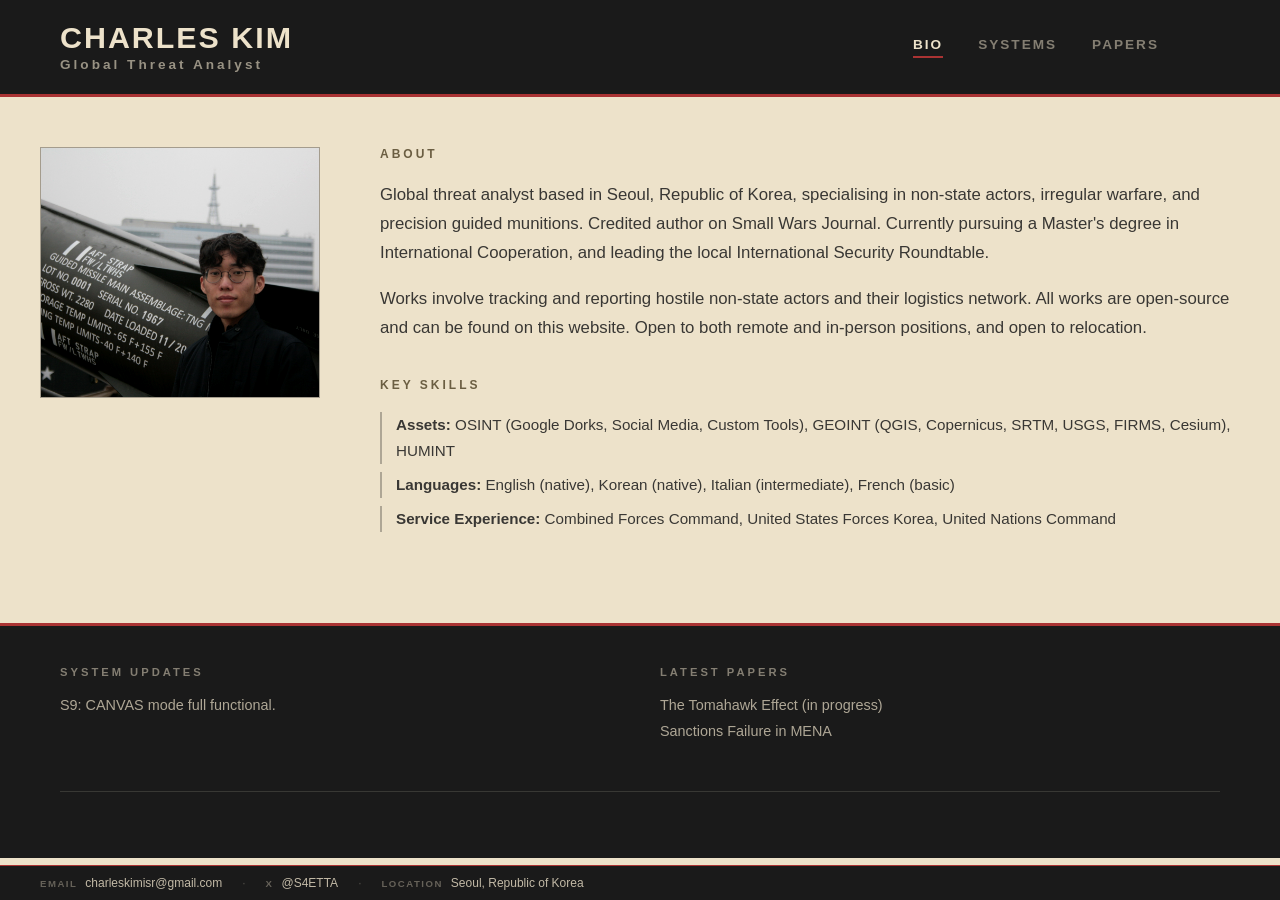
<file: index.html>
<!DOCTYPE html>
<html lang="en">

<head>
    <meta charset="UTF-8">
    <meta name="viewport" content="width=device-width, initial-scale=1.0">
    <title>Charles Kim | Global Threat Analyst</title>
    <link rel="stylesheet" href="style.css?v=2.12">
</head>

<body>
    <div id="saetta-nav"></div>
    <script src="nav.js?v=2.12"></script>

    <main class="container">
        <div class="bio-layout" style="margin-top: 10px;">
            <div class="photo-frame">
                <img src="assets/me2.jpg" alt="ID_PHOTO"
                    style="width:100%; filter: grayscale(0%) contrast(110%); display: block;">
            </div>

            <div class="bio-content">
                <h2>About</h2>
                <p>Global threat analyst based in Seoul, Republic of Korea, specialising in non-state actors, irregular
                    warfare, and precision guided munitions. Credited author on Small Wars Journal. Currently pursuing a
                    Master's degree in International Cooperation, and leading the local International Security
                    Roundtable.</p>

                <p>Works involve tracking and reporting hostile non-state actors and their logistics network. All works
                    are open-source and can be found on this website. Open to both remote and in-person positions, and
                    open to relocation.</p>

                <br>
                <h2>Key Skills</h2>
                <ul class="skills-list">
                    <li><strong>Assets:</strong> OSINT (Google Dorks, Social Media, Custom Tools), GEOINT (QGIS,
                        Copernicus, SRTM, USGS, FIRMS, Cesium), HUMINT</li>
                    <li><strong>Languages:</strong> English (native), Korean (native), Italian (intermediate), French
                        (basic)</li>
                    <li><strong>Service Experience:</strong> Combined Forces Command, United States Forces Korea,
                        United Nations Command</li>
                </ul>
            </div>
        </div>

    </main>

    <div class="bio-footer-panel">
        <div class="footer-grid">
            <div>
                <h3>System Updates</h3>
                <ul>
                    <li>S9: CANVAS mode full functional.</li>
                </ul>
            </div>
            <div>
                <h3>Latest Papers</h3>
                <ul>
                    <li>The Tomahawk Effect (in progress)</li>
                    <li>Sanctions Failure in MENA</li>
                </ul>
            </div>
        </div>
    </div>

    <script src="db.js?v=2.12"></script>
    <script src="loader.js?v=2.12"></script>
</body>

</html>
</file>
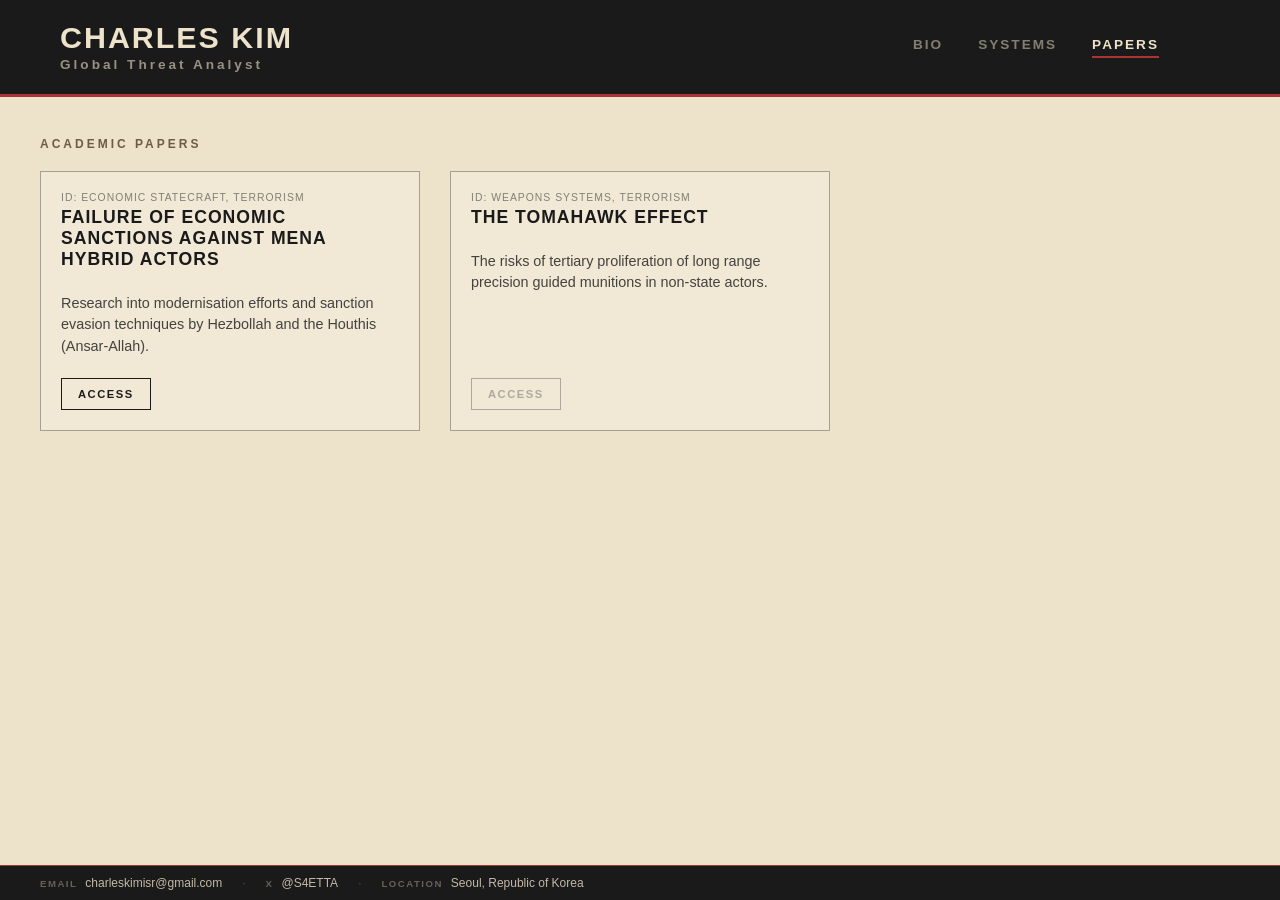
<file: papers.html>
<!DOCTYPE html>
<html lang="en">

<head>
    <meta charset="UTF-8">
    <meta name="viewport" content="width=device-width, initial-scale=1.0">
    <title>SAETTA | PAPERS</title>
    <link rel="stylesheet" href="style.css?v=2.11">
</head>

<body>
    <div id="saetta-nav"></div>
    <script src="nav.js?v=2.11"></script>

    <main class="container">
        <h2>ACADEMIC PAPERS</h2>
        <div id="paper-grid" class="grid-3"></div>


    </main>

    <script src="db.js?v=2.11"></script>
    <script src="loader.js?v=2.11"></script>
</body>

</html>
</file>
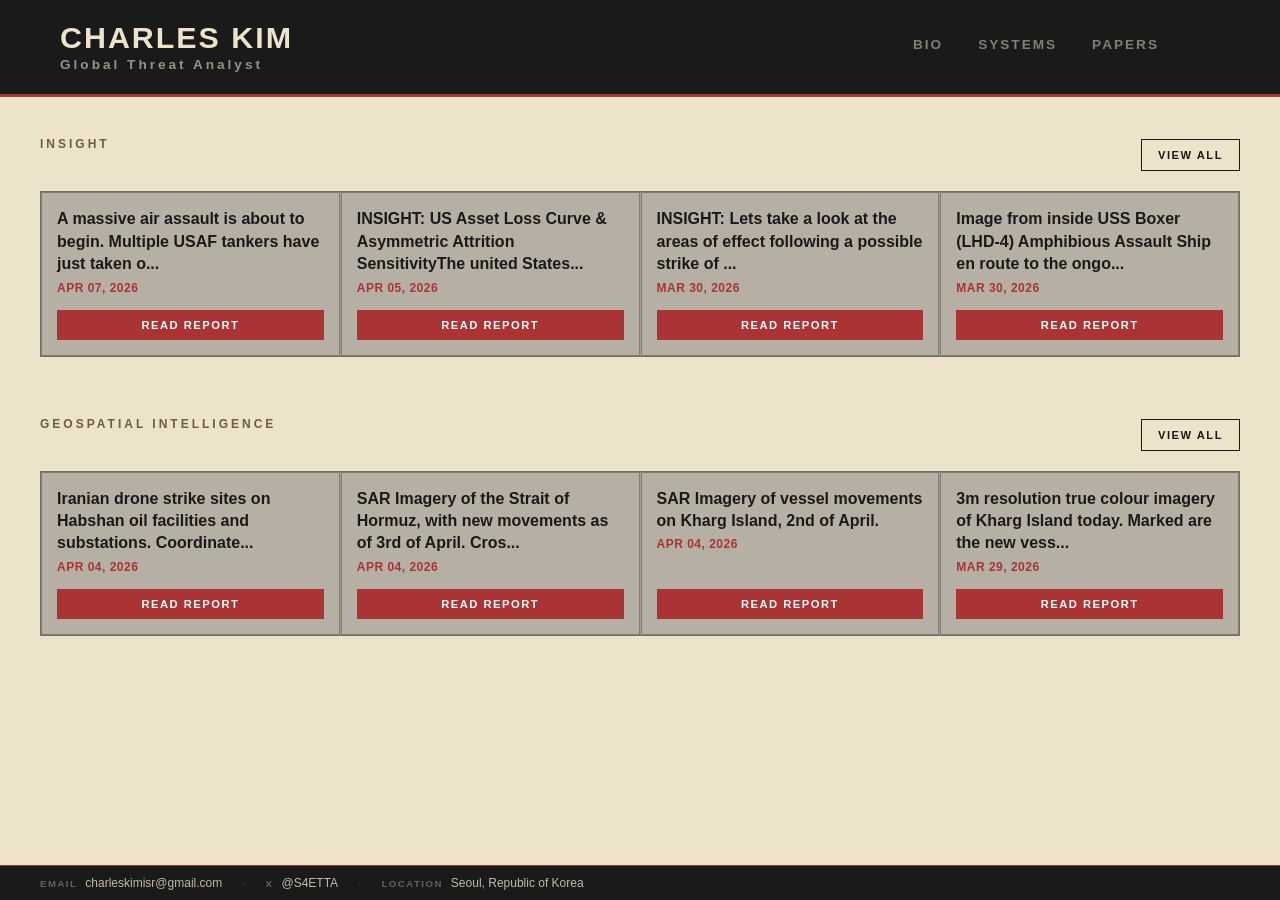
<file: reports.html>
<!DOCTYPE html>
<html lang="en">

<head>
    <meta charset="UTF-8">
    <meta name="viewport" content="width=device-width, initial-scale=1.0">
    <title>SAETTA | REPORTS</title>
    <link rel="stylesheet" href="style.css?v=2.11">
</head>

<body>

    <div id="saetta-nav"></div>
    <script src="nav.js?v=2.11"></script>

    <main class="container">
        <section class="reports-section" style="margin-bottom: 60px;">
            <div style="display: flex; justify-content: space-between; align-items: center; margin-bottom: 20px;">
                <h2>INSIGHT</h2>
                <a href="tweets.html" class="btn">VIEW ALL</a>
            </div>
            <div id="insight-grid" class="grid-4" data-limit="4"></div>
        </section>

        <section class="reports-section">
            <div style="display: flex; justify-content: space-between; align-items: center; margin-bottom: 20px;">
                <h2>GEOSPATIAL INTELLIGENCE</h2>
                <a href="tweets.html" class="btn">VIEW ALL</a>
            </div>
            <div id="geoint-grid" class="grid-4" data-limit="4"></div>
        </section>
    </main>

    <script src="db.js?v=2.11"></script>
    <script src="loader.js?v=2.11"></script>

</body>

</html>
</file>
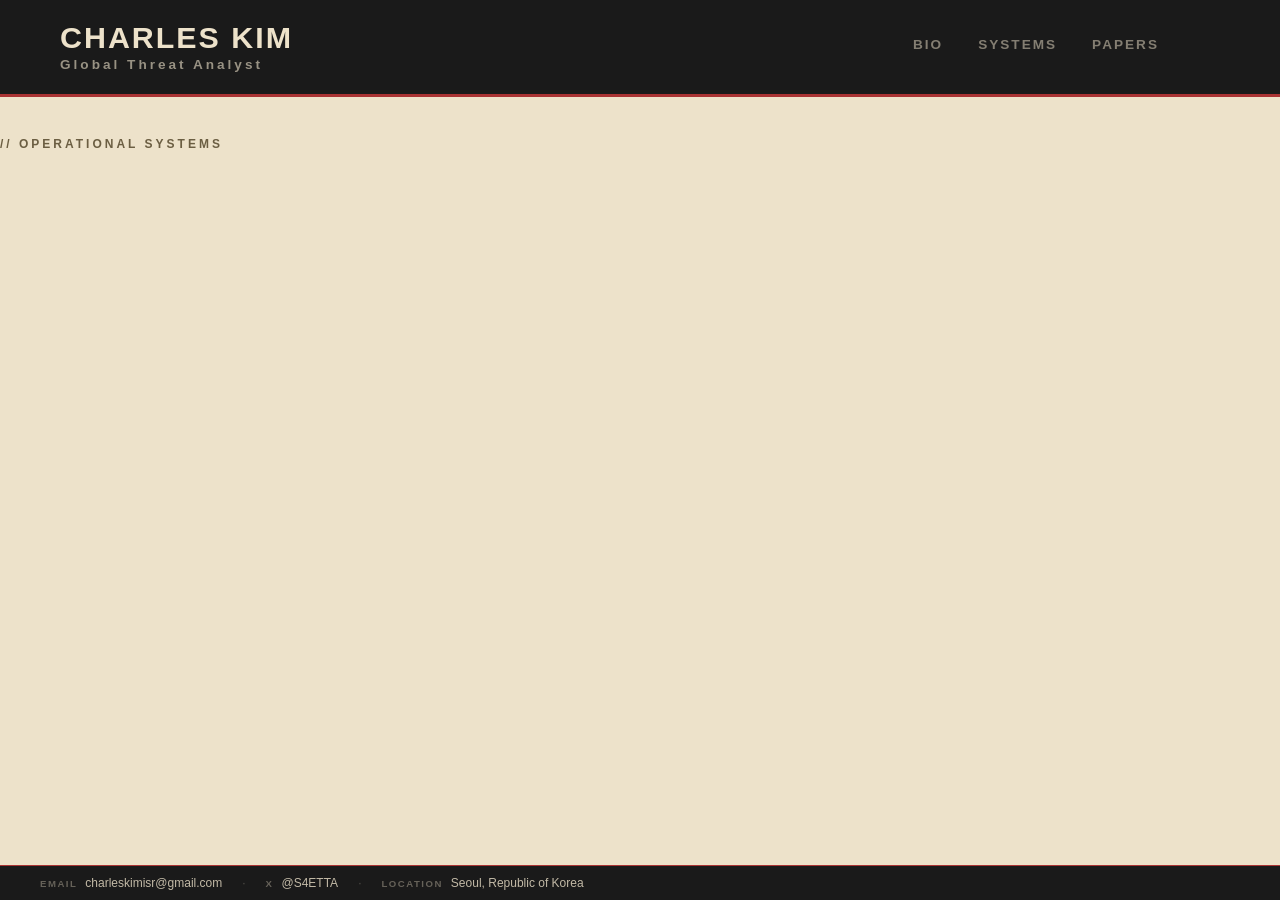
<file: systems.html>
<!DOCTYPE html>
<html lang="en">
<head>
    <meta charset="UTF-8">
    <title>SAETTA | SYSTEMS</title>
    <link rel="stylesheet" href="style.css">
</head>
<body>

    <div id="saetta-nav"></div>
    <script src="nav.js"></script>

    <h2>// OPERATIONAL SYSTEMS</h2>

<div id="system-grid" class="grid-3"></div>

<script src="db.js"></script>
<script src="loader.js"></script>

</body>
</html>
</file>
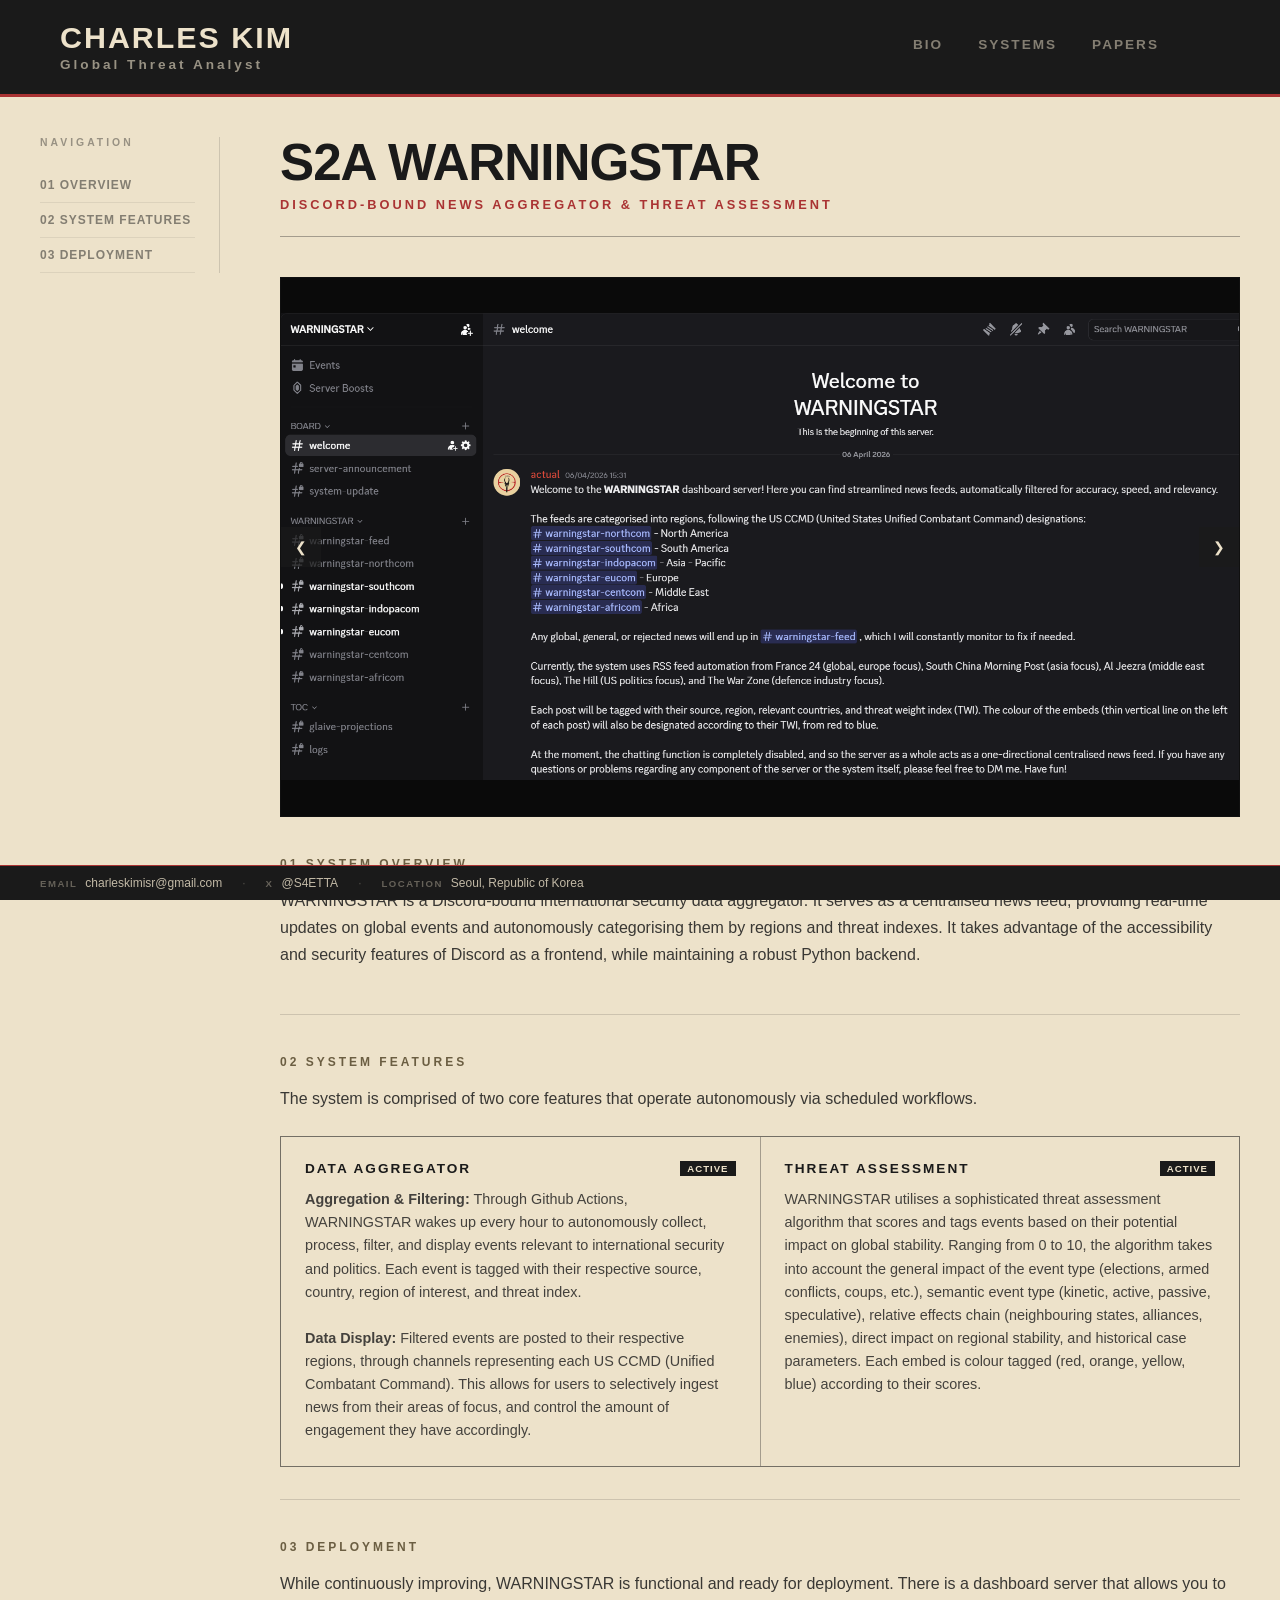
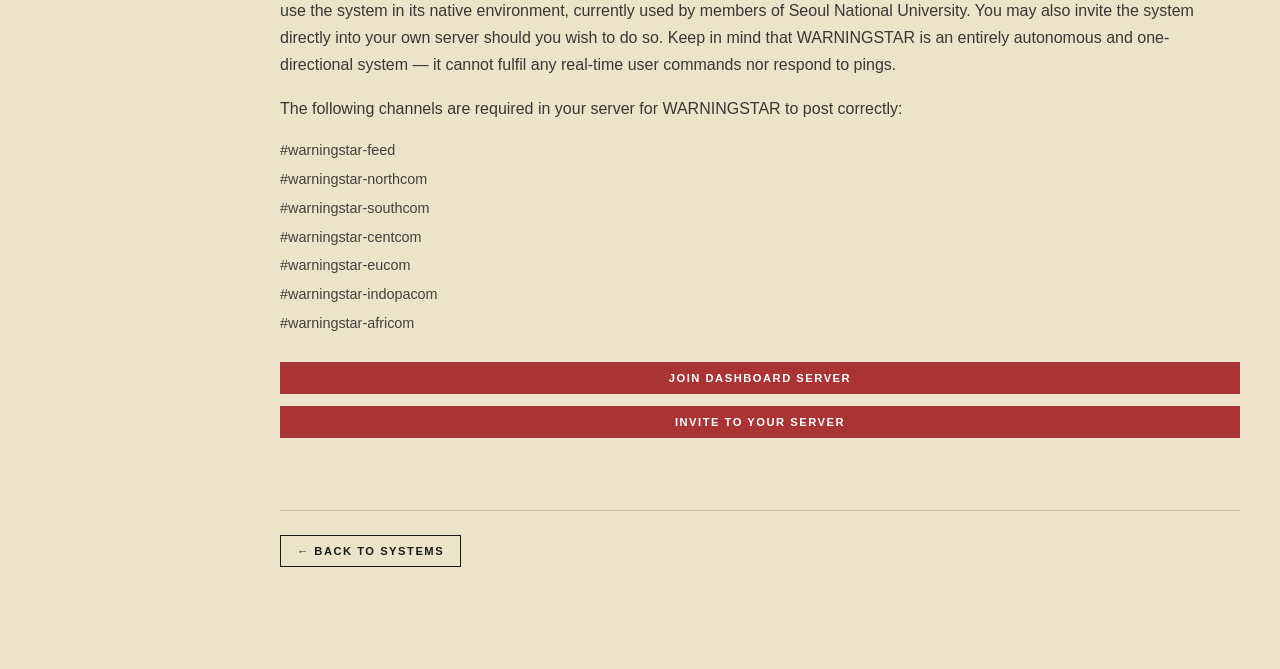
<file: tool-warningstar.html>
<!DOCTYPE html>
<html lang="en">

<head>
    <meta charset="UTF-8">
    <meta name="viewport" content="width=device-width, initial-scale=1.0">
    <title>Charles Kim | S2A Warningstar</title>
    <link rel="stylesheet" href="style.css?v=2.12">
</head>

<body>

    <div id="saetta-nav"></div>

    <main class="container dossier-layout">
        <aside class="chapter-rail">
            <div class="rail-header">Navigation</div>
            <nav class="rail-nav">
                <a href="#overview">01 Overview</a>
                <a href="#features">02 System Features</a>
                <a href="#deployment">03 Deployment</a>
            </nav>
        </aside>

        <div class="dossier-body">
            <header class="page-header">
                <h1>S2A Warningstar</h1>
                <p>Discord-Bound News Aggregator & Threat Assessment</p>
            </header>

            <div class="carousel-container">
                <div class="carousel-slide" style="display:block;">
                    <img src="assets/warningstar_intro.png" alt="WarningStar Intro">
                </div>
                <div class="carousel-slide">
                    <img src="assets/warningstar_news.png" alt="WarningStar News Feed">
                </div>
                <div class="carousel-slide">
                    <img src="assets/warningstar_channels.png" alt="WarningStar Channels">
                </div>
                <button class="carousel-btn prev-btn" onclick="changeSlide(-1)">&#10094;</button>
                <button class="carousel-btn next-btn" onclick="changeSlide(1)">&#10095;</button>
            </div>

            <article class="content-stream">
                <section id="overview" class="text-block">
                    <h3>01 System Overview</h3>
                    <p>WARNINGSTAR is a Discord-bound international security data aggregator. It serves as a centralised
                        news feed, providing real-time updates on global events and autonomously categorising them by
                        regions and threat indexes. It takes advantage of the accessibility and security features of
                        Discord as a frontend, while maintaining a robust Python backend.</p>
                </section>

                <section id="features" class="text-block">
                    <h3>02 System Features</h3>
                    <p>The system is comprised of two core features that operate autonomously via scheduled workflows.</p>
                    <div class="module-grid">
                        <div class="module-card">
                            <div class="module-title">
                                Data Aggregator <span class="module-status">Active</span>
                            </div>
                            <div class="module-desc">
                                <strong>Aggregation & Filtering:</strong> Through Github Actions, WARNINGSTAR wakes up
                                every hour to autonomously collect, process, filter, and display events relevant to
                                international security and politics. Each event is tagged with their respective source,
                                country, region of interest, and threat index.<br><br>
                                <strong>Data Display:</strong> Filtered events are posted to their respective regions,
                                through channels representing each US CCMD (Unified Combatant Command). This allows for
                                users to selectively ingest news from their areas of focus, and control the amount of
                                engagement they have accordingly.
                            </div>
                        </div>

                        <div class="module-card">
                            <div class="module-title">
                                Threat Assessment <span class="module-status">Active</span>
                            </div>
                            <div class="module-desc">
                                WARNINGSTAR utilises a sophisticated threat assessment algorithm that scores and tags
                                events based on their potential impact on global stability. Ranging from 0 to 10, the
                                algorithm takes into account the general impact of the event type (elections, armed
                                conflicts, coups, etc.), semantic event type (kinetic, active, passive, speculative),
                                relative effects chain (neighbouring states, alliances, enemies), direct impact on
                                regional stability, and historical case parameters. Each embed is colour tagged (red,
                                orange, yellow, blue) according to their scores.
                            </div>
                        </div>
                    </div>
                </section>

                <section id="deployment" class="text-block">
                    <h3>03 Deployment</h3>
                    <p>While continuously improving, WARNINGSTAR is functional and ready for deployment. There is a
                        dashboard server that allows you to use the system in its native environment, currently used by
                        members of Seoul National University. You may also invite the system directly into your own
                        server should you wish to do so. Keep in mind that WARNINGSTAR is an entirely autonomous and
                        one-directional system — it cannot fulfil any real-time user commands nor respond to pings.</p>
                    <p>The following channels are required in your server for WARNINGSTAR to post correctly:</p>
                    <ul style="list-style: none; padding: 0; line-height: 2; font-size: 0.9rem; opacity: 0.8; margin-bottom: 24px;">
                        <li>#warningstar-feed</li>
                        <li>#warningstar-northcom</li>
                        <li>#warningstar-southcom</li>
                        <li>#warningstar-centcom</li>
                        <li>#warningstar-eucom</li>
                        <li>#warningstar-indopacom</li>
                        <li>#warningstar-africom</li>
                    </ul>
                    <a href="https://discord.gg/TMKw8QdS" class="btn btn-primary">Join Dashboard Server</a>
                    <div style="height: 12px;"></div>
                    <a href="https://discord.com/oauth2/authorize?client_id=1420757957477535944&permissions=183296&integration_type=0&scope=bot"
                        class="btn btn-primary">Invite to Your Server</a>
                </section>
            </article>

            <footer class="tool-footer">
                <div class="footer-btns">
                    <a href="tools.html" class="btn">&larr; Back to Systems</a>
                </div>
            </footer>
        </div>
    </main>

    <script>
        let slideIndex = 1;
        function changeSlide(n) { showSlides(slideIndex += n); }
        function showSlides(n) {
            let slides = document.getElementsByClassName("carousel-slide");
            if (n > slides.length) { slideIndex = 1; }
            if (n < 1) { slideIndex = slides.length; }
            for (let i = 0; i < slides.length; i++) { slides[i].style.display = "none"; }
            slides[slideIndex - 1].style.display = "block";
        }
    </script>
    <script src="nav.js?v=2.12"></script>
</body>

</html>
</file>
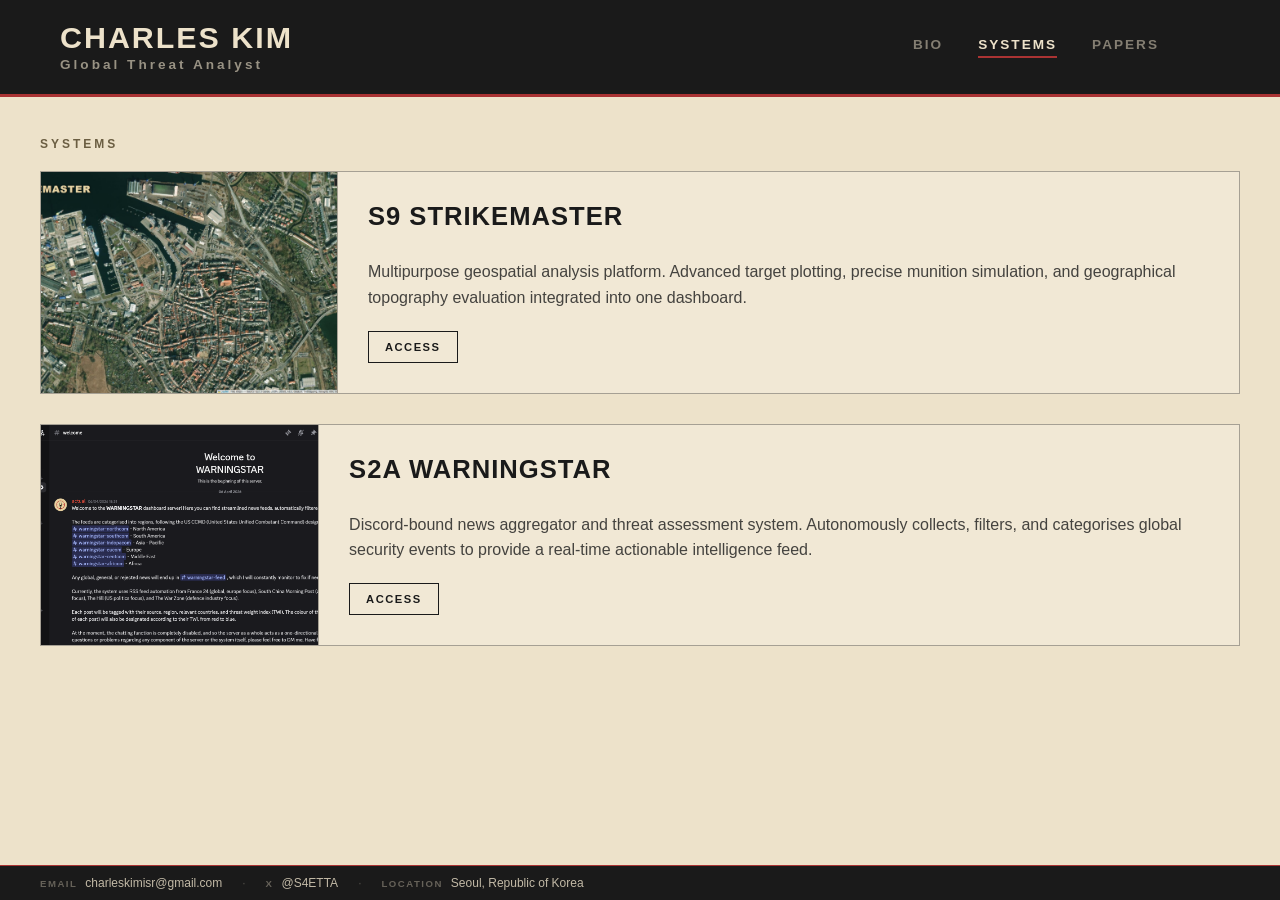
<file: tools.html>
<!DOCTYPE html>
<html lang="en">

<head>
    <meta charset="UTF-8">
    <meta name="viewport" content="width=device-width, initial-scale=1.0">
    <title>Charles Kim | Systems</title>
    <link rel="stylesheet" href="style.css?v=2.12">
</head>

<body>
    <div id="saetta-nav"></div>
    <script src="nav.js?v=2.12"></script>

    <main class="container">
        <h2>Systems</h2>
        <div id="tool-grid" class="grid-3"></div>
    </main>

    <script src="db.js?v=2.12"></script>
    <script src="loader.js?v=2.12"></script>
</body>

</html>
</file>
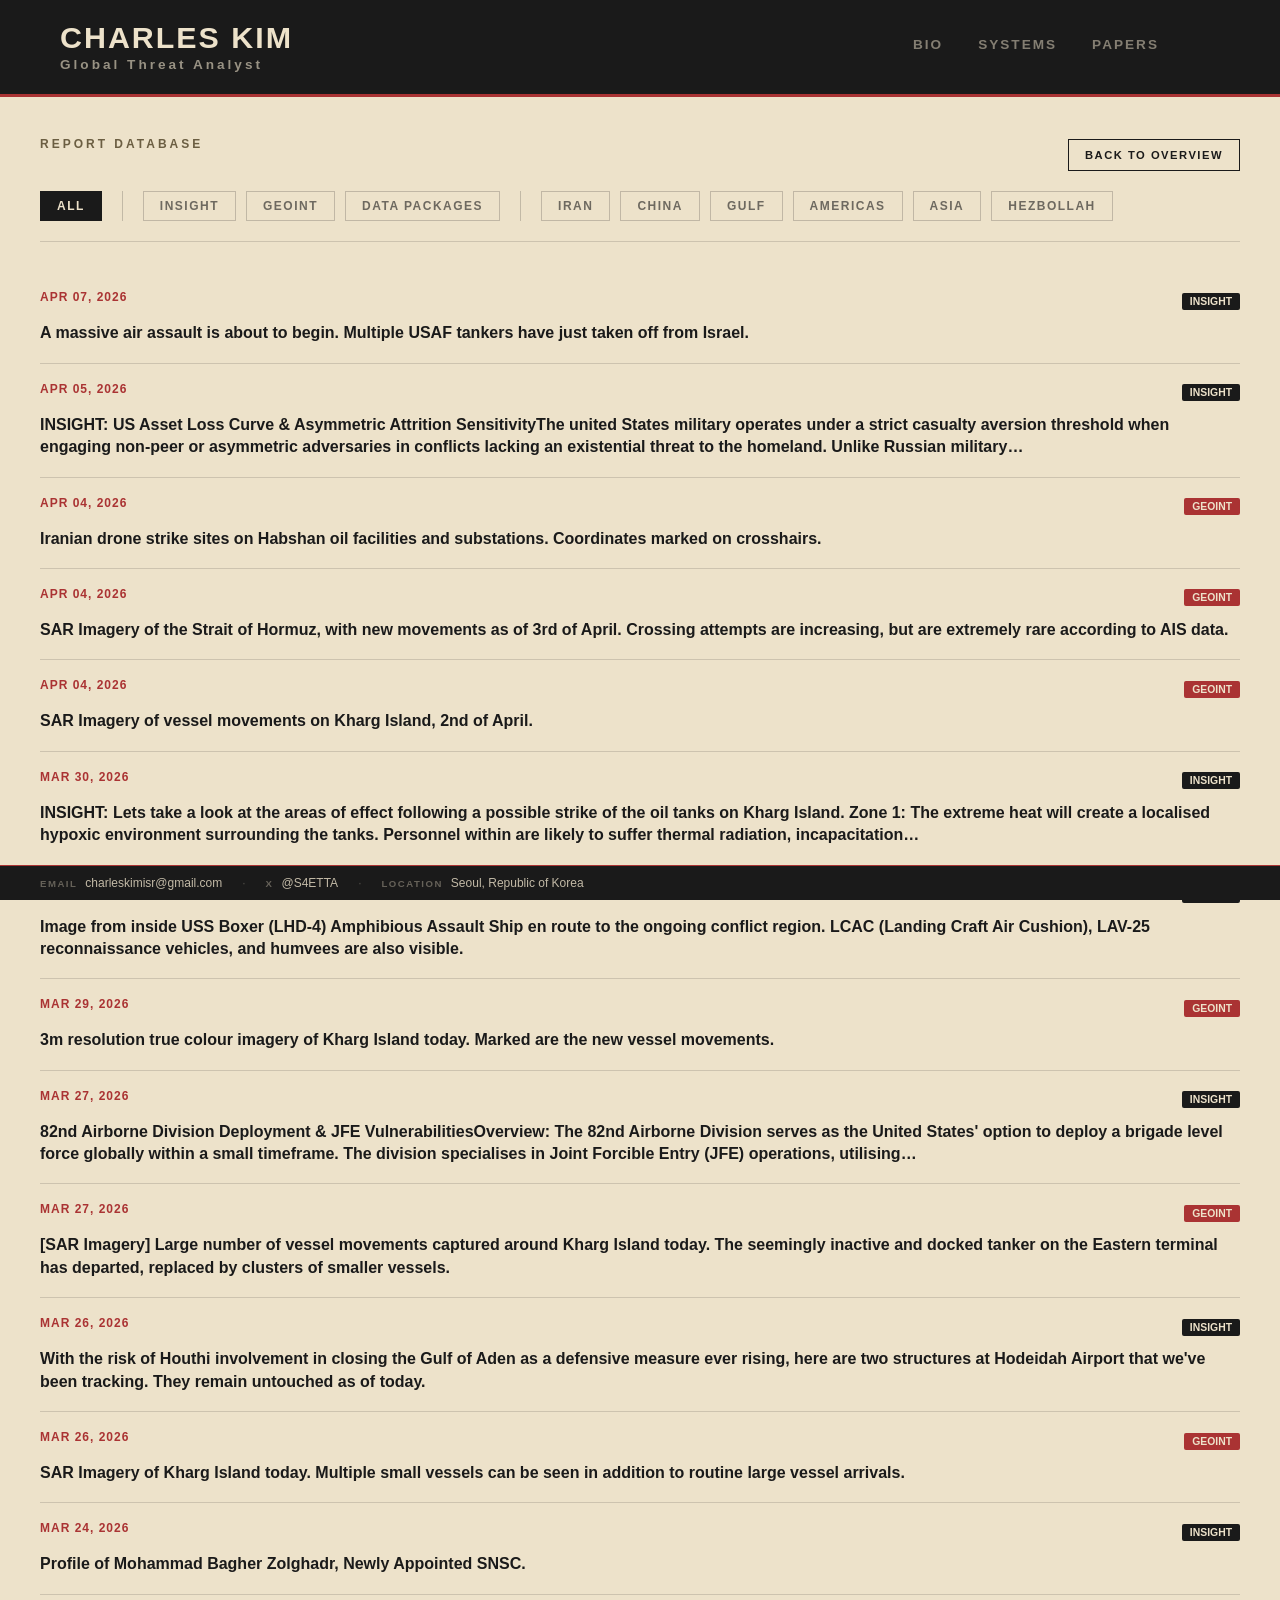
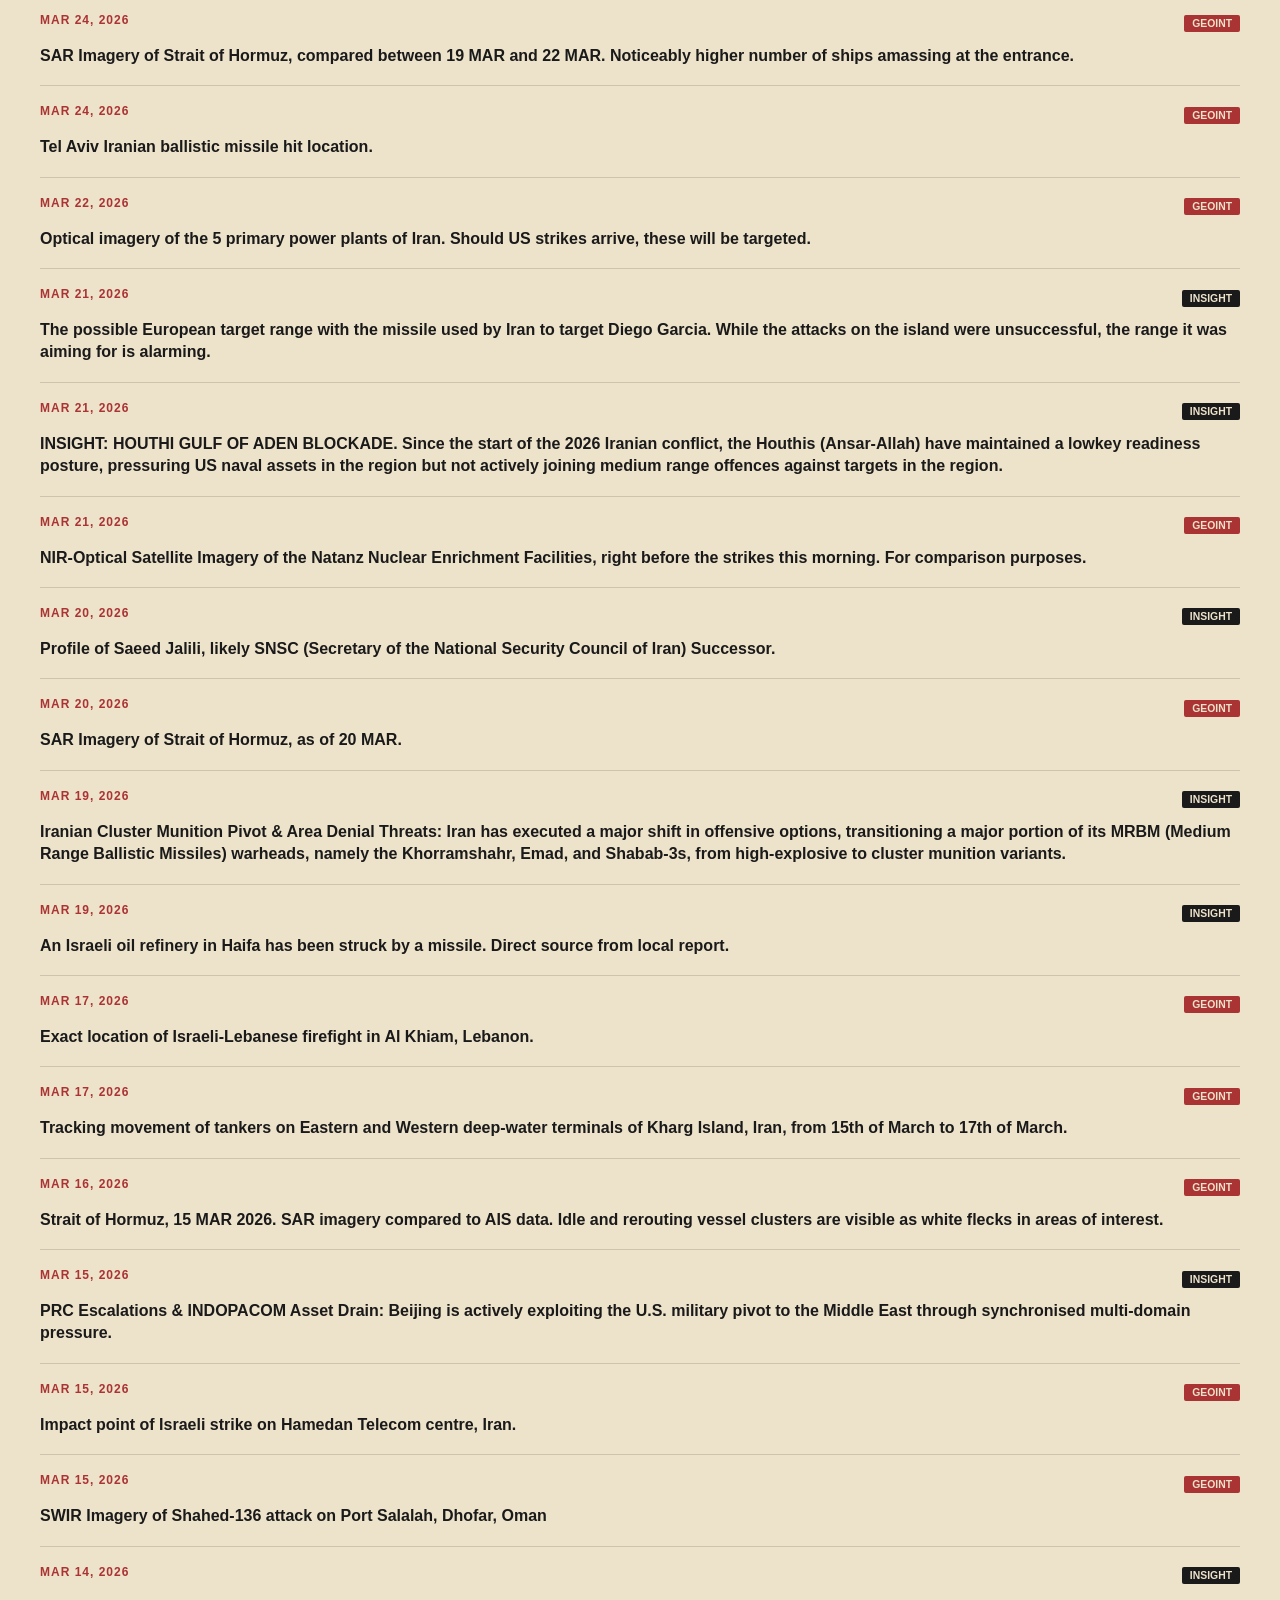
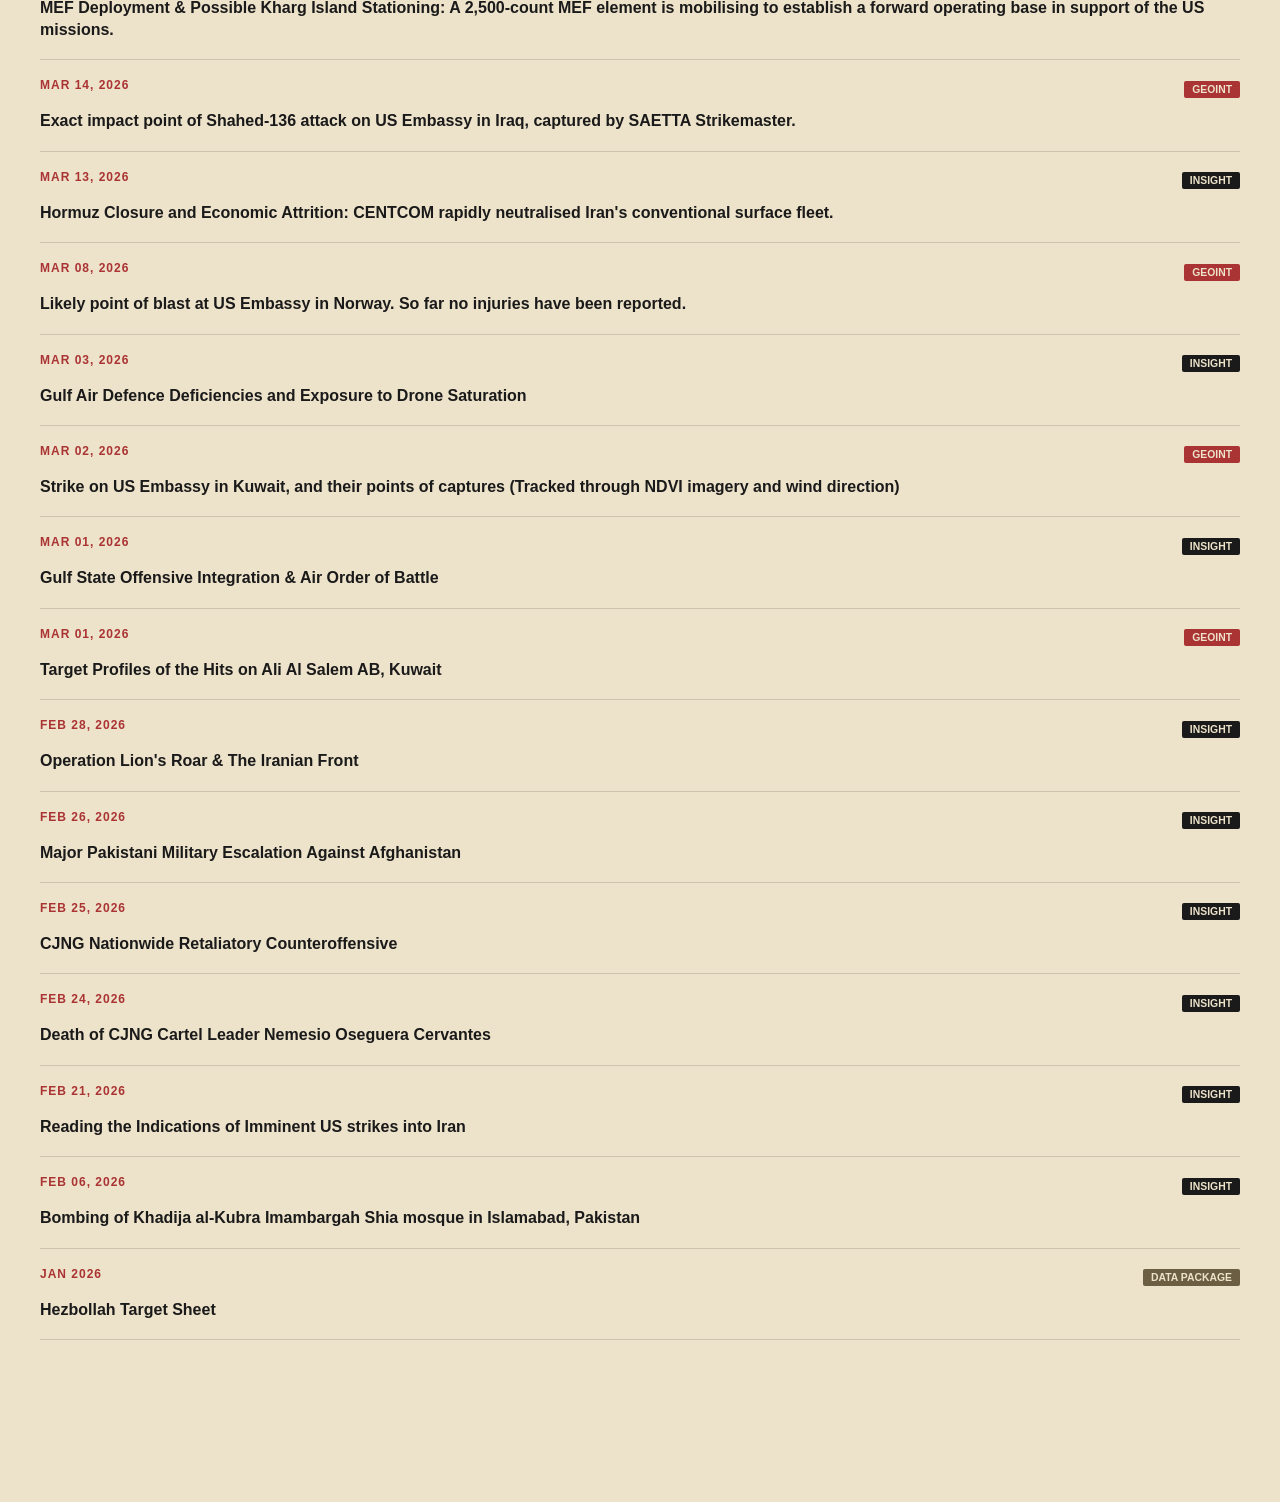
<file: tweets.html>
<!DOCTYPE html>
<html lang="en">

<head>
    <meta charset="UTF-8">
    <meta name="viewport" content="width=device-width, initial-scale=1.0">
    <title>SAETTA | WRITTEN REPORTS</title>
    <link rel="stylesheet" href="style.css?v=2.11">
</head>

<body>

    <div id="saetta-nav"></div>
    <script src="nav.js?v=2.11"></script>

    <main class="container">
        <section class="reports-section" style="margin-bottom: 60px;">
            <div style="display: flex; justify-content: space-between; align-items: center; margin-bottom: 20px;">
                <h2>REPORT DATABASE</h2>
                <a href="reports.html" class="btn">BACK TO OVERVIEW</a>
            </div>
            
            <div class="filter-group" id="report-filters">
                <button class="filter-btn active" data-filter="all">ALL</button>
                <div style="width: 1px; background: rgba(26,26,26,0.2); margin: 0 10px;"></div>
                <button class="filter-btn" data-filter="insight">INSIGHT</button>
                <button class="filter-btn" data-filter="geoint">GEOINT</button>
                <button class="filter-btn" data-filter="data">DATA PACKAGES</button>
                <div style="width: 1px; background: rgba(26,26,26,0.2); margin: 0 10px;"></div>
                <button class="filter-btn" data-filter="Iran">IRAN</button>
                <button class="filter-btn" data-filter="China">CHINA</button>
                <button class="filter-btn" data-filter="Gulf">GULF</button>
                <button class="filter-btn" data-filter="Americas">AMERICAS</button>
                <button class="filter-btn" data-filter="Asia">ASIA</button>
                <button class="filter-btn" data-filter="Terrorism">HEZBOLLAH</button>
            </div>

            <div id="tweets-list-container"></div>
        </section>
    </main>

    <script src="db.js?v=2.11"></script>
    <script src="loader.js?v=2.11"></script>

</body>

</html>
</file>
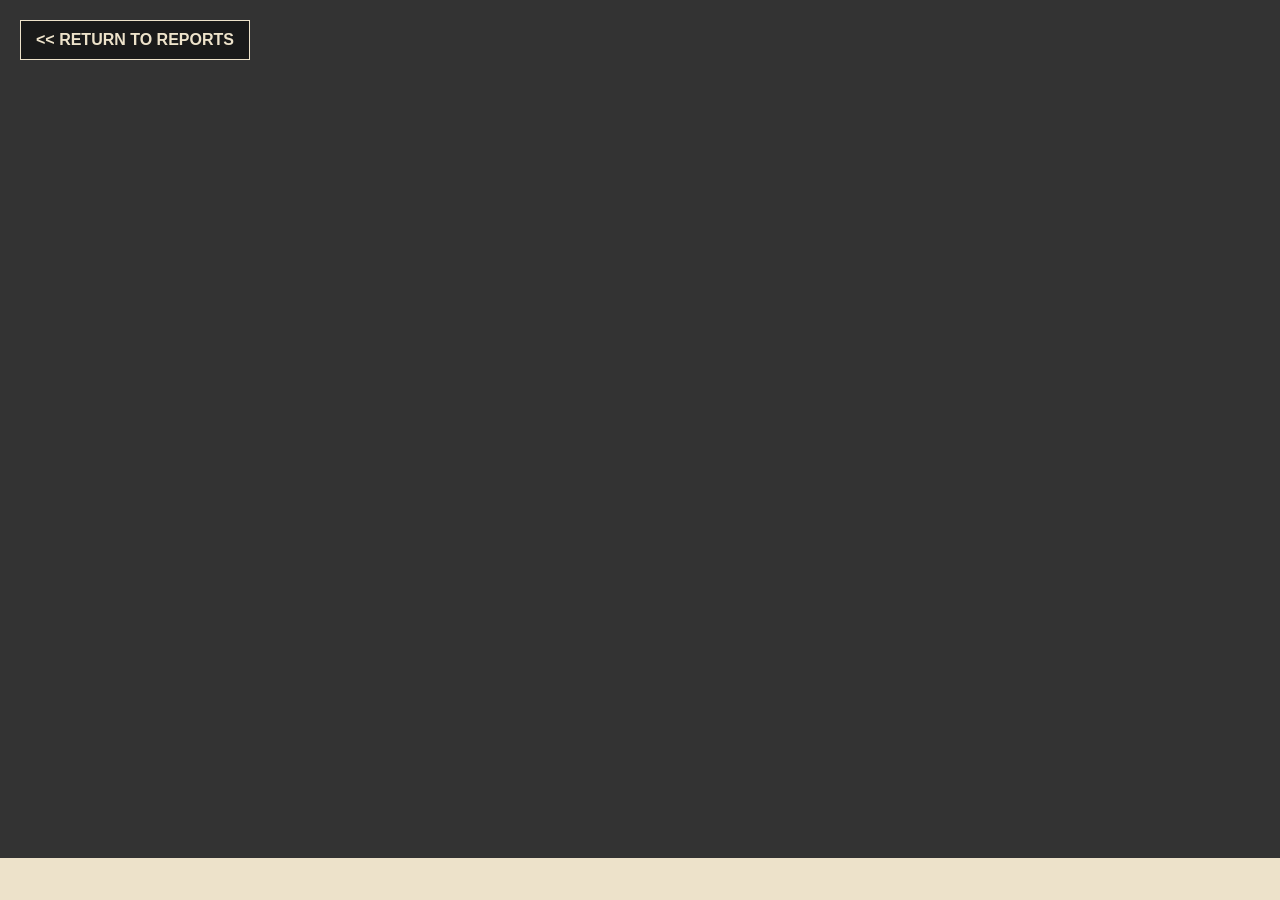
<file: viewer.html>
<!DOCTYPE html>
<html lang="en">

<head>
    <meta charset="UTF-8">
    <meta name="viewport" content="width=device-width, initial-scale=1.0">
    <title>SAETTA | DOCUMENT VIEWER</title>
    <link rel="stylesheet" href="style.css?v=2.11">
    <style>
        body {
            margin: 0;
            display: flex;
            flex-direction: column;
            height: 100vh;
            overflow: hidden;
        }

        #viewer-container {
            flex-grow: 1;
            border: none;
            background: #333;
            display: flex;
            align-items: center;
            justify-content: center;
            position: relative;
        }

        #pdf-frame {
            width: 100%;
            height: 100%;
            border: none;
        }

        .back-btn {
            position: absolute;
            top: 20px;
            left: 20px;
            z-index: 100;
            background: var(--ink-color);
            color: var(--bg-color);
            padding: 10px 15px;
            font-weight: bold;
            text-decoration: none;
            border: 1px solid var(--bg-color);
        }

        .error-msg {
            color: #fff;
            text-align: center;
            font-family: monospace;
        }

        iframe {
            width: 100%;
            height: 100%;
            border: none;
        }
    </style>
</head>

<body>
    <a href="reports.html" class="back-btn">
        << RETURN TO REPORTS</a>
            <div id="saetta-nav" style="display:none;"></div> <!-- Hidden nav for consistent style import -->

            <main id="viewer-container">
                <!-- Content injected via JS -->
            </main>

            <script src="db.js?v=2.11"></script>
            <script>
                document.addEventListener('DOMContentLoaded', () => {
                    const params = new URLSearchParams(window.location.search);
                    const docId = params.get('id'); This is actually the Title passed from loader.js

                    if (!docId) {
                        showError("No document specified.");
                        return;
                    }

                    correct look up logic
                    db.dataReports might need checking, also check papers if needed?
                    loader.js only links reports to this viewer for now.

                    const report = db.dataReports.find(r => r.title === docId);

                    if (!report) {
                        showError(`Document not found: ${docId}`);
                        return;
                    }

                    document.title = `VIEWER | ${report.title.toUpperCase()}`;

                    const fileUrl = report.pdf || report.link;
                    const container = document.getElementById('viewer-container');

                    if (fileUrl.toLowerCase().endsWith('.pdf')) {
                        Native PDF Embed
                        container.innerHTML = `<embed id="pdf-frame" src="${fileUrl}" type="application/pdf">`;
                    } else if (fileUrl.toLowerCase().endsWith('.docx') || fileUrl.toLowerCase().endsWith('.doc')) {
                        Google Docs Viewer for Office files
                        const encodedUrl = encodeURIComponent(window.location.origin + window.location.pathname.replace('viewer.html', '') + fileUrl);
                        Note: Google Docs Viewer requires PUBLIC URL. If localhost, this fails.
                        Fallback to strict "download" logic if fails? 
                        We will try Google Docs viewer but show a download button backup.
                        Actually, for local dev, Google viewer won't work.
                        Let's just provide a sophisticated "File Access" card for non-PDFs if viewer fails.

                        Since we can't guarantee public IP, we'll suggest download.
                        BUT user asked for "pdf reader logic" for it. 
                        I'll show a message explaining it's a DOCX.

                        container.innerHTML = `
                    <div class="error-msg">
                        <h2>${report.title}</h2>
                        <p>This document is in .DOCX format and cannot be displayed in the browser PDF reader.</p>
                        <a href="${fileUrl}" class="btn" style="background:var(--bg-color); color:var(--ink-color);">[ DOWNLOAD DOCUMENT ]</a>
                    </div>
                 `;
                    } else {
                        showError("Unsupported file format.");
                    }
                });

                function showError(msg) {
                    document.getElementById('viewer-container').innerHTML = `<div class="error-msg">${msg}</div>`;
                }
            </script>
</body>

</html>
</file>
<file: style.css>
/* --- SAETTA MASTER STYLESHEET V12.0 --- */
:root {
    --bg-color: #EDE2CA;
    --ink-color: #1A1A1A;
    --accent-red: #AA3333;
    --secondary-color: #6B5E42;
    --border-light: rgba(26, 26, 26, 0.15);
    --border-mid: rgba(26, 26, 26, 0.35);
}

/* --- CORE ENGINE --- */
* {
    box-sizing: border-box;
}

body {
    background-color: var(--bg-color);
    color: var(--ink-color);
    font-family: 'Gill Sans MT', 'Gill Sans', 'GillSans', 'Century Gothic', Calibri, sans-serif;
    margin: 0;
    padding: 0;
    min-height: 100vh;
    display: flex;
    flex-direction: column;
    overflow-y: scroll;
}

a {
    color: var(--ink-color);
    text-decoration: none;
    transition: 0.2s;
}

img {
    max-width: 100%;
    height: auto;
    display: block;
}

/* --- LAYOUT CONTAINERS --- */
.container {
    width: 100%;
    max-width: 1400px;
    margin: 0 auto;
    padding: 0 40px 60px 40px;
    position: relative;
}

/* --- NAVIGATION BAR --- */
.top-bar {
    background-color: var(--ink-color);
    color: var(--bg-color);
    width: 100%;
    padding: 22px 60px;
    display: flex;
    justify-content: space-between;
    align-items: center;
    margin-bottom: 40px;
    border-bottom: 3px solid var(--accent-red);
}

.logo-img {
    width: 80px !important;
    height: auto;
    margin-right: 20px;
}

.social-icon {
    height: 18px !important;
    width: 18px !important;
    object-fit: contain;
    opacity: 0.8;
    transition: 0.2s;
    filter: sepia(18%) hue-rotate(350deg) saturate(300%) brightness(90%);
}

.identity-block {
    display: flex;
    align-items: center;
}

.identity h1 {
    margin: 0;
    font-size: 1.9rem;
    text-transform: uppercase;
    font-weight: 700;
    letter-spacing: 2px;
    line-height: 1;
    color: var(--bg-color);
}

.identity .saetta-title {
    font-size: 0.85rem;
    margin-top: 5px;
    font-weight: 600;
    letter-spacing: 3px;
    opacity: 0.6;
    color: var(--bg-color);
}

.nav-group {
    display: flex;
    align-items: center;
    gap: 40px;
}

.socials {
    display: flex;
    gap: 15px;
    border-left: 1px solid rgba(255, 255, 255, 0.2);
    padding-left: 20px;
}

nav {
    display: flex;
    gap: 35px;
}

nav a {
    font-weight: 600;
    font-size: 0.85rem;
    text-transform: uppercase;
    letter-spacing: 2px;
    color: var(--bg-color);
    opacity: 0.5;
    padding-bottom: 4px;
    border-bottom: 2px solid transparent;
    transition: all 0.2s;
}

nav a:hover,
nav a.active {
    opacity: 1;
    color: var(--bg-color);
    border-bottom: 2px solid var(--accent-red);
}

/* --- TYPOGRAPHY --- */
h2 {
    font-size: 0.75rem;
    letter-spacing: 3px;
    text-transform: uppercase;
    font-weight: 700;
    margin: 0 0 20px 0;
    color: var(--secondary-color);
    display: block;
}

h3 {
    font-size: 1rem;
    font-weight: 700;
    letter-spacing: 1px;
    text-transform: uppercase;
}

/* --- PAGE HEADER --- */
.page-header {
    margin-bottom: 40px;
    padding-bottom: 24px;
    border-bottom: 1px solid var(--border-mid);
}

.page-header h1 {
    font-size: 3.2rem;
    margin: 0 0 8px 0;
    line-height: 1;
    text-transform: uppercase;
    letter-spacing: -1px;
    font-weight: 700;
}

.page-header p {
    font-size: 0.8rem;
    font-weight: 600;
    color: var(--accent-red);
    margin: 0;
    letter-spacing: 3px;
    text-transform: uppercase;
}

/* --- BIO LAYOUT --- */
.bio-layout {
    display: grid;
    grid-template-columns: 280px 1fr;
    gap: 60px;
    align-items: start;
}

.photo-frame {
    border: 1px solid var(--border-mid);
    overflow: hidden;
}

.bio-content p {
    font-size: 1.05rem;
    line-height: 1.7;
    margin-bottom: 18px;
    opacity: 0.85;
}

.bio-content ul {
    line-height: 1.9;
}

/* --- SKILLS LIST --- */
.skills-list {
    list-style: none;
    padding-left: 0;
    margin-top: 10px;
}

.skills-list li {
    line-height: 1.7;
    opacity: 0.85;
    font-weight: normal;
    margin-bottom: 8px;
    font-size: 0.95rem;
    padding-left: 14px;
    border-left: 2px solid var(--border-mid);
}

/* --- DOSSIER LAYOUT (Systems) --- */
.dossier-layout {
    display: grid;
    grid-template-columns: 180px 1fr;
    gap: 60px;
}

/* --- CHAPTER RAIL --- */
.chapter-rail {
    position: sticky;
    top: 20px;
    align-self: start;
    border-right: 1px solid var(--border-light);
    padding-right: 24px;
}

.rail-header {
    font-weight: 700;
    margin-bottom: 20px;
    opacity: 0.4;
    font-size: 0.65rem;
    letter-spacing: 3px;
    text-transform: uppercase;
}

.rail-nav {
    display: flex;
    flex-direction: column !important;
    gap: 0 !important;
}

.rail-nav a {
    color: var(--ink-color) !important;
    opacity: 0.5;
    border-bottom: 1px solid var(--border-light);
    padding: 10px 0;
    display: block;
    font-size: 0.75rem;
    letter-spacing: 1px;
    text-transform: uppercase;
    font-weight: 600;
}

.rail-nav a:hover {
    color: var(--accent-red) !important;
    opacity: 1;
}

/* --- REPORTS LAYOUT --- */
.reports-layout {
    display: grid;
    grid-template-columns: 1fr;
    gap: 40px;
    align-items: start;
}

/* --- COMPONENTS --- */
.grid-4 {
    display: grid;
    grid-template-columns: repeat(4, 1fr);
    gap: 1px;
    border: 1px solid var(--border-mid);
    background: var(--border-mid);
}

.grid-3 {
    display: grid;
    grid-template-columns: repeat(3, 1fr);
    gap: 30px;
}

.grid-2 {
    display: grid;
    grid-template-columns: repeat(2, 1fr);
    gap: 30px;
}

.system-card,
.report-card,
.tweet-card {
    border: 1px solid var(--border-mid);
    background: rgba(255, 255, 255, 0.2);
    display: flex;
    flex-direction: column;
    height: 100%;
    transition: background 0.2s;
}

.system-card:hover,
.report-card:hover {
    background: rgba(255, 255, 255, 0.45);
}

.large-system-card {
    grid-column: span 3;
    flex-direction: row;
}

.large-system-card .card-img-container {
    width: 420px;
    height: auto;
    border-bottom: none;
    border-right: 1px solid var(--border-mid);
}

.large-system-card .sys-content {
    padding: 30px;
    justify-content: center;
}

.large-system-card .sys-title {
    font-size: 1.6rem;
    margin-bottom: 12px;
}

.large-system-card .sys-desc {
    font-size: 1rem;
    line-height: 1.6;
}

.tweet-card {
    padding: 20px;
    justify-content: space-between;
    transition: all 0.2s ease;
}

.tweet-content { flex-grow: 1; }

.tweet-title {
    font-size: 1rem;
    font-weight: 700;
    line-height: 1.4;
    margin-bottom: 20px;
    color: var(--ink-color);
}

.tweet-date {
    font-size: 0.75rem;
    color: var(--accent-red);
    font-weight: bold;
    letter-spacing: 0.5px;
}

.tweet-embed-wrapper {
    width: 100%;
    display: flex;
    justify-content: center;
}

.tweet-list {
    list-style: none;
    padding: 0;
    margin: 0;
    width: 100%;
}

.tweet-list-item {
    display: block;
    padding: 18px 0;
    border-bottom: 1px solid var(--border-light);
    text-decoration: none;
    transition: 0.2s;
}

.tweet-list-item:hover { opacity: 0.7; }

.tweet-list-date {
    font-size: 0.75rem;
    color: var(--accent-red);
    font-weight: bold;
    margin-bottom: 8px;
    letter-spacing: 1px;
}

.tweet-list-text {
    font-size: 1rem;
    color: var(--ink-color);
    line-height: 1.4;
    font-weight: 600;
}

.sys-content {
    padding: 20px;
    display: flex;
    flex-direction: column;
    flex-grow: 1;
}

.sys-title {
    font-size: 1.1rem;
    font-weight: 700;
    text-transform: uppercase;
    letter-spacing: 1px;
    margin: 0 0 8px 0;
}

.card-img-container {
    width: 100%;
    height: 160px;
    overflow: hidden;
    border-bottom: 1px solid var(--border-mid);
}

.card-img-container img {
    width: 100%;
    height: 100%;
    object-fit: cover;
}

.card-img-fallback {
    width: 100%;
    height: 160px;
    background: var(--ink-color);
    display: flex;
    align-items: center;
    justify-content: center;
    border-bottom: 1px solid var(--border-mid);
}

.card-img-fallback h1 {
    color: var(--bg-color);
    font-size: 2.5rem;
    margin: 0;
}

.sys-id-tag {
    font-size: 0.65rem;
    opacity: 0.5;
    letter-spacing: 1px;
    margin-bottom: 4px;
    text-transform: uppercase;
}

.sys-date-tag {
    font-size: 0.7rem;
    color: var(--accent-red);
    font-weight: 700;
    margin-bottom: 10px;
    letter-spacing: 1px;
}

.sys-desc {
    font-size: 0.9rem;
    line-height: 1.5;
    margin-bottom: 20px;
    flex-grow: 1;
    opacity: 0.8;
}

/* --- BUTTONS --- */
.btn {
    display: inline-block;
    font-weight: 700;
    border: 1px solid var(--ink-color);
    padding: 9px 16px;
    font-size: 0.7rem;
    text-transform: uppercase;
    letter-spacing: 1.5px;
    background: transparent;
    cursor: pointer;
    color: var(--ink-color);
    width: fit-content;
    margin-top: auto;
    font-family: inherit;
    transition: all 0.2s;
}

.btn:hover {
    background: var(--ink-color);
    color: var(--bg-color);
}

.btn.disabled {
    opacity: 0.3;
    pointer-events: none;
}

.btn-primary {
    background: var(--accent-red);
    color: white;
    border-color: var(--accent-red);
    width: 100%;
    text-align: center;
}

.btn-primary:hover {
    background: var(--ink-color);
    border-color: var(--ink-color);
    color: var(--bg-color);
}

/* --- MODULE FEATURES --- */
.module-grid {
    display: grid;
    grid-template-columns: repeat(2, 1fr);
    gap: 1px;
    background: var(--border-mid);
    border: 1px solid var(--border-mid);
    margin-top: 24px;
}

.module-card {
    background: var(--bg-color);
    padding: 24px;
    transition: background 0.2s;
}

.module-card:hover {
    background: rgba(255, 255, 255, 0.5);
}

.module-title {
    font-size: 0.85rem;
    font-weight: 700;
    text-transform: uppercase;
    letter-spacing: 2px;
    margin-bottom: 12px;
    display: flex;
    justify-content: space-between;
    align-items: center;
}

.module-status {
    font-size: 0.6rem;
    padding: 2px 7px;
    background: var(--ink-color);
    color: var(--bg-color);
    letter-spacing: 1px;
}

.module-status.planned {
    background: transparent;
    border: 1px solid var(--border-mid);
    color: var(--secondary-color);
}

.module-desc {
    font-size: 0.9rem;
    line-height: 1.6;
    opacity: 0.8;
}

/* --- FILTER BUTTONS --- */
.filter-group {
    display: flex;
    flex-wrap: wrap;
    gap: 10px;
    margin-bottom: 30px;
    padding-bottom: 20px;
    border-bottom: 1px solid var(--border-light);
}

.filter-btn {
    background: transparent;
    color: var(--ink-color);
    border: 1px solid var(--border-mid);
    padding: 7px 16px;
    font-weight: 700;
    font-size: 0.75rem;
    text-transform: uppercase;
    letter-spacing: 1.5px;
    cursor: pointer;
    transition: all 0.2s;
    opacity: 0.6;
    font-family: inherit;
}

.filter-btn:hover { opacity: 0.9; }

.filter-btn.active {
    opacity: 1;
    background: var(--ink-color);
    color: var(--bg-color);
    border-color: var(--ink-color);
}

/* --- CAROUSEL --- */
.carousel-container {
    position: relative;
    margin: 0 0 40px 0;
    border: 1px solid var(--border-mid);
    overflow: hidden;
    aspect-ratio: 16/9;
    background: #0a0a0a;
}

.carousel-slide {
    display: none;
    width: 100%;
    height: 100%;
}

.carousel-slide img,
.carousel-slide video {
    width: 100%;
    height: 100%;
    object-fit: contain;
}

.carousel-btn {
    position: absolute;
    top: 50%;
    transform: translateY(-50%);
    background: rgba(26, 26, 26, 0.7);
    color: var(--bg-color);
    border: none;
    padding: 12px 14px;
    cursor: pointer;
    z-index: 10;
    font-size: 0.9rem;
    transition: background 0.2s;
}

.carousel-btn:hover { background: var(--ink-color); }

.prev-btn { left: 0; }
.next-btn { right: 0; }

/* --- CONTENT STREAM --- */
.text-block {
    margin-bottom: 40px;
    padding-bottom: 32px;
    border-bottom: 1px solid var(--border-light);
}

.text-block:last-child { border-bottom: none; }

.text-block h3 {
    margin-top: 0;
    font-size: 0.75rem;
    font-weight: 700;
    letter-spacing: 3px;
    text-transform: uppercase;
    margin-bottom: 16px;
    color: var(--secondary-color);
}

.text-block p {
    font-size: 1rem;
    line-height: 1.7;
    opacity: 0.85;
    margin-bottom: 14px;
}

/* --- TOOL FOOTER --- */
.tool-footer {
    margin-top: 20px;
    padding-top: 24px;
    border-top: 1px solid var(--border-light);
}

.footer-btns {
    display: flex;
    gap: 12px;
}

/* --- MATH BLOCKS --- */
.math-block {
    font-size: 1.2rem;
    margin: 20px 0;
    color: var(--ink-color);
}

.math-vars-list {
    line-height: 1.6;
    margin-top: 20px;
}

.math-vars-list li { margin-bottom: 10px; }

/* --- OSINT TOOLS CLUSTER --- */
.osint-cluster-container {
    display: flex;
    flex-wrap: wrap;
    gap: 40px;
    margin-bottom: 60px;
    border-top: 1px solid var(--border-light);
    padding-top: 30px;
}

.osint-category {
    flex: 1;
    min-width: 250px;
}

.osint-cat-header {
    font-size: 0.7rem;
    font-weight: 700;
    letter-spacing: 2px;
    text-transform: uppercase;
    border-bottom: 1px solid var(--border-mid);
    padding-bottom: 8px;
    margin-bottom: 16px;
    opacity: 0.7;
}

.osint-tool-grid {
    display: flex;
    flex-wrap: wrap;
    gap: 10px;
}

.osint-tool-btn {
    width: 56px;
    height: 56px;
    border: 1px solid var(--border-mid);
    background: transparent;
    display: flex;
    align-items: center;
    justify-content: center;
    position: relative;
    cursor: pointer;
    text-decoration: none;
    transition: all 0.2s ease;
}

.osint-icon {
    font-size: 1.4rem;
    color: var(--ink-color);
    transition: transform 0.2s ease;
}

.osint-tool-btn:hover { background: var(--ink-color); }

.osint-tool-btn:hover .osint-icon {
    transform: scale(1.1);
    filter: invert(1);
}

.osint-tool-btn::after {
    content: attr(data-tooltip);
    position: absolute;
    bottom: -30px;
    left: 50%;
    transform: translateX(-50%);
    background: var(--ink-color);
    color: var(--bg-color);
    padding: 4px 10px;
    font-size: 0.65rem;
    font-weight: bold;
    letter-spacing: 1px;
    white-space: nowrap;
    opacity: 0;
    visibility: hidden;
    transition: all 0.2s ease;
    z-index: 10;
    pointer-events: none;
}

.osint-tool-btn:hover::after {
    opacity: 1;
    visibility: visible;
    bottom: -26px;
}

/* --- BIO FOOTER --- */
.bio-footer-panel {
    width: 100%;
    background: var(--ink-color);
    color: var(--bg-color);
    border-top: 3px solid var(--accent-red);
    padding: 40px 60px 30px 60px;
    margin-top: auto;
}

.bio-footer-panel a {
    color: var(--bg-color);
    text-decoration: underline;
}

.bio-footer-panel a:hover { color: var(--accent-red); }

.footer-grid {
    display: grid;
    grid-template-columns: repeat(2, 1fr);
    gap: 40px;
    margin-bottom: 36px;
    max-width: 1400px;
    margin-left: auto;
    margin-right: auto;
    padding-bottom: 32px;
    border-bottom: 1px solid rgba(229, 226, 202, 0.15);
}

.footer-grid h3 {
    color: var(--bg-color);
    margin-top: 0;
    margin-bottom: 14px;
    font-size: 0.7rem;
    text-transform: uppercase;
    letter-spacing: 3px;
    font-weight: 700;
    opacity: 0.5;
}

.footer-grid ul {
    list-style: none;
    padding: 0;
    font-size: 0.9rem;
    line-height: 1.8;
    opacity: 0.7;
}

/* --- FIXED CONTACT BAR --- */
.contact-bar {
    position: fixed;
    bottom: 0;
    left: 0;
    right: 0;
    background: var(--ink-color);
    border-top: 1px solid var(--accent-red);
    padding: 10px 40px;
    display: flex;
    align-items: center;
    gap: 20px;
    z-index: 1000;
    font-size: 0.75rem;
}

.contact-bar-label {
    text-transform: uppercase;
    letter-spacing: 1.5px;
    font-size: 0.6rem;
    font-weight: 700;
    opacity: 0.45;
    color: var(--bg-color);
    margin-right: 8px;
}

.contact-bar-item {
    color: var(--bg-color);
    opacity: 0.8;
}

.contact-bar-item a {
    color: var(--bg-color);
    text-decoration: none;
    transition: color 0.2s;
}

.contact-bar-item a:hover {
    color: var(--accent-red);
}

.contact-bar-sep {
    color: var(--bg-color);
    opacity: 0.25;
}

body {
    padding-bottom: 42px;
}

/* --- LEAFLET OVERRIDES --- */
.leaflet-container img.leaflet-tile {
    max-width: none !important;
    max-height: none !important;
    width: 256px !important;
    height: 256px !important;
    margin: 0 !important;
    padding: 0 !important;
    display: block !important;
}

.leaflet-container img.leaflet-marker-icon,
.leaflet-container img.leaflet-image-layer,
.leaflet-control-zoom-in,
.leaflet-control-zoom-out {
    max-width: none !important;
    max-height: none !important;
    width: auto !important;
    height: auto !important;
    display: block !important;
    box-shadow: none !important;
    border: none !important;
}

.leaflet-touch .leaflet-control-layers,
.leaflet-touch .leaflet-bar {
    border: 1px solid var(--border-mid) !important;
}

.leaflet-control-zoom a {
    color: var(--ink-color) !important;
    background: var(--bg-color) !important;
    font-size: 20px !important;
    line-height: 30px !important;
    text-decoration: none !important;
}

#intel-map {
    isolation: isolate;
    z-index: 1;
    pointer-events: auto !important;
}

/* --- MOBILE RESPONSIVE --- */
@media (max-width: 1024px) {
    .grid-4 { grid-template-columns: repeat(2, 1fr); }
    .large-system-card { grid-column: span 2; }
}

@media (max-width: 768px) {
    .dossier-layout,
    .bio-layout,
    .grid-4,
    .grid-3 {
        grid-template-columns: 1fr;
    }

    .chapter-rail { display: none; }

    .top-bar {
        flex-direction: column;
        padding: 20px;
        gap: 20px;
    }

    .nav-group {
        flex-direction: column;
        gap: 20px;
    }

    .carousel-container { aspect-ratio: 4/3; }

    .bio-footer-panel { padding: 30px 20px; }

    .footer-grid {
        grid-template-columns: 1fr;
        gap: 24px;
    }

    .contact-row ul {
        flex-direction: column;
        gap: 12px;
    }
}
</file>
